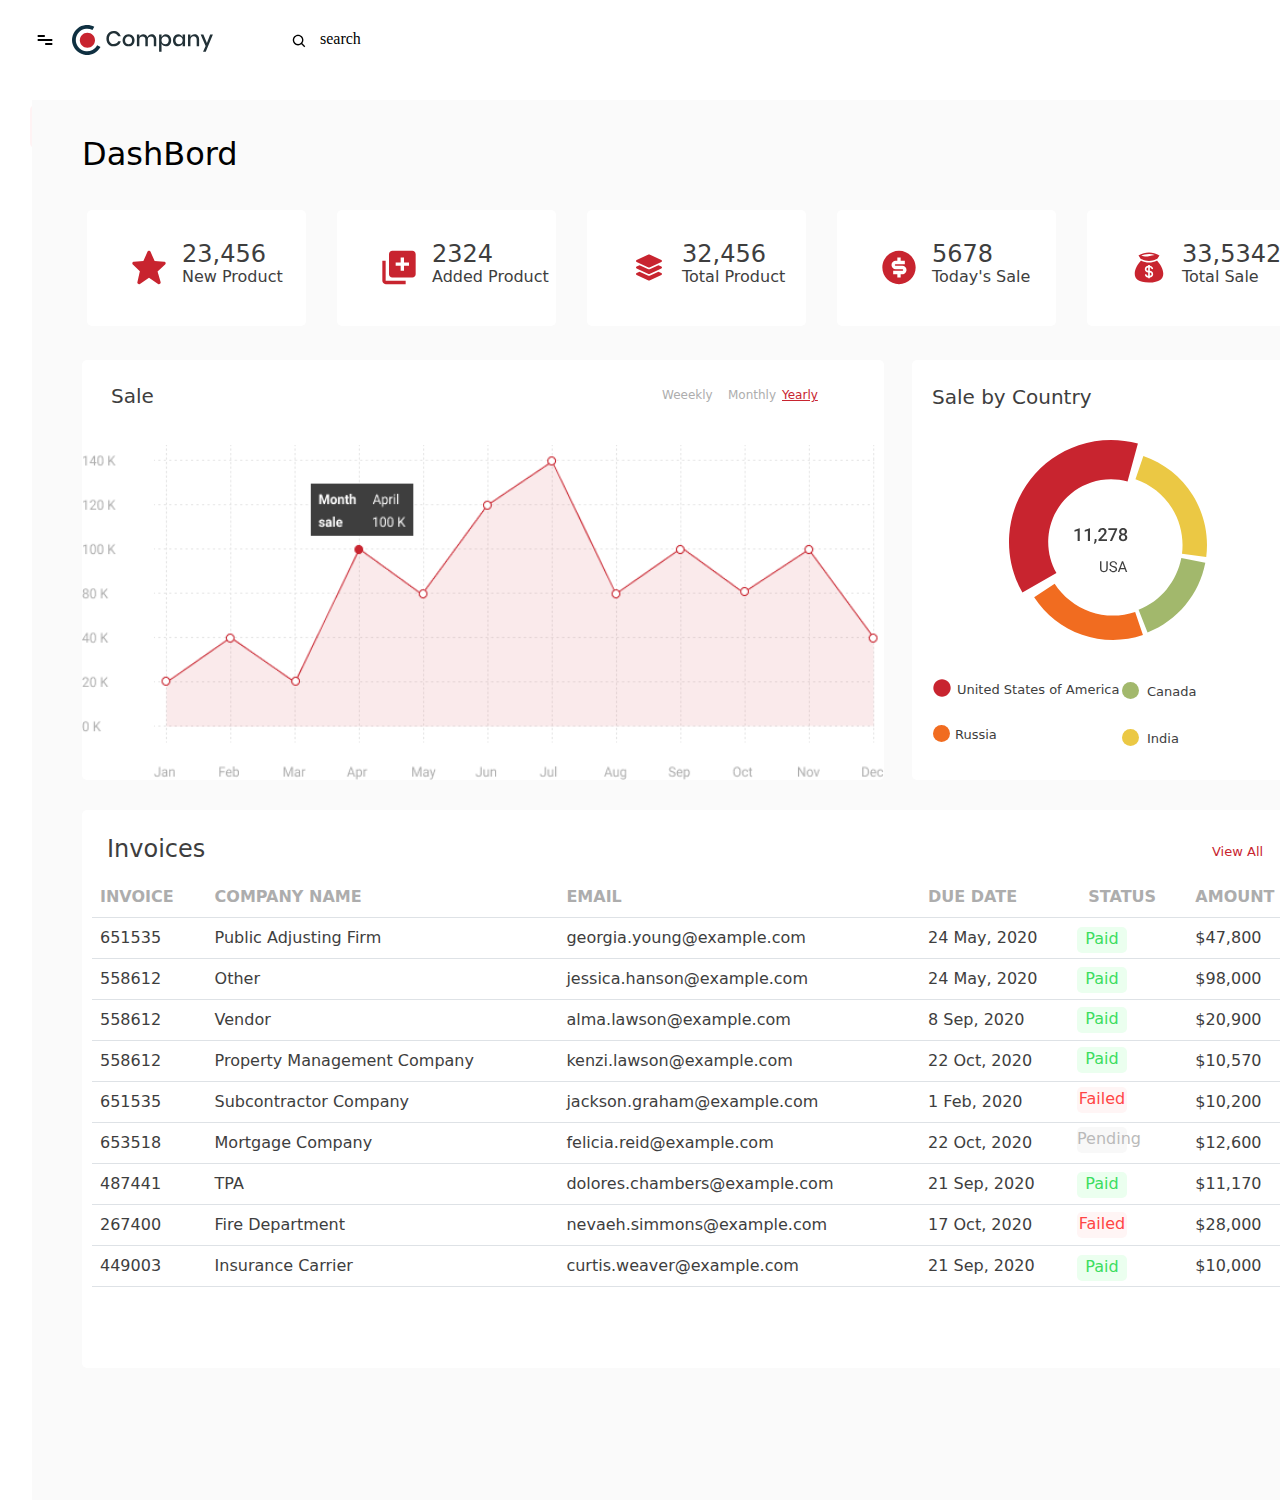
<file: dashboard.html>
<!DOCTYPE html>
<htm>
    <head>
        <meta http-equiv="content-Type" content="text/html;charset=utf-8">
    <title>DashBoard</title>
    <link rel="stylesheet" href="css/bootstrap.min.css">
    <link rel="stylesheet" href="css/dashboard.css" >
    </head>
    <body>
        <div class="container">
            <div class="menu">
                <img src="images/menu-bar.svg" id="menu-bar">
                <img src="images/header-logo.svg" id="logo">
                <img src="images/search-icon.svg" id="search">
                <p id="sea">search</p>
                <img src="images/notification-icon.svg" id="notification">
                <img src="images/profile.png" id="profile">
                <p id="name">Josh Doe</p>
                <img src="images/downward-arrow.svg" id="downward">
            </div>
            <div class="main">
                <div class="sidebar">
                    <div class="first"></div>
                    <div><img src="images/dashboard-active.svg" id="dashboard">
                        <p id="pera1">Dashboard</p></div>
                    <div class="secound"><img src="images/graph-default.svg" id="graph">
                        <p id="pera2">Analysis</p></div>
                    <div class="third"><img src="images/inbox-default.svg" id="inbox">
                        <p id="pera3">Inbox</p></div>
                    <div class="forth"><img src="images/clock-default.svg" id="clock">
                        <p id="history">History</p></div>
                    <div class="fifth"><img src="images/user-default.svg" id="user">
                        <p id="pera4">Users</p></div>
                    <div class="six"><img src="images/maintenance-default.svg" id="maintenance">
                        <p id="pera5">Maintenance</p></div>
                    <div class="seven"><img src="images/setting-default.svg" id="setting">
                        <p id="pera6">Setting</p></div>
                </div>
                <div class="containt">
                    <div><h2 id="bord">DashBord</h2></div>
                    <div class="product">
                        <img src="images/star.svg" class="plogos">
                        <h4 class="num1">23,456</h4>
                        <p class="p1">New&nbsp;Product</p>
                    </div>
                    <div class="product1">
                        <img src="images/new-product.svg" class="plogos">
                        <h4 class="num1">2324</h4>
                        <p class="p1">Added&nbsp;Product</p>
                    </div>
                    <div class="product2">
                        <img src="images/total-product.svg" class="plogos">
                        <h4 class="num1">32,456</h4>
                        <p class="p1">Total&nbsp;Product</p>
                    </div>
                    <div class="product3">
                        <img src="images/dollar-filled.svg" class="plogos">
                        <h4 class="num1">5678</h4>
                        <p class="p1">Today's&nbsp;Sale</p>
                    </div>
                    <div class="product4">
                        <img src="images/money-bag.svg" class="plogos">
                        <h4 class="num1">33,5342</h4>
                        <p class="p1">Total&nbsp;Sale</p>
                    </div>
                    <div class="main2">
                        <div>
                            <h5 id="sale">Sale</h5>
                            <P id="week">Weeekly&nbsp;&nbsp;&nbsp;&nbsp;Monthly</P>
                            <a href="" id="yearly">Yearly</a>
                        </div>
                    </div>
                    <div class="datagraph">
                        <img src="images/data-graph.png" id="graph2">
                    </div>
                    <div class="main3">
                        <div>
                            <h5 id="country">Sale by Country</h5>
                        </div>
                        <div>
                            <img src="images/pie-chart.svg" id="pie">
                        </div>
                        <div>
                            <img src="images/radio-checked-icon.svg" id="radio1">
                            <p id="usa">United&nbsp;States&nbsp;of&nbsp;America</p>
                            <div class="orange"><p id="russia">Russia</p></div>
                            <div class="green"><p id="canada">Canada</p></div>
                            <div class="yellow"><p id="india">India</p></div>
                        </div>
                    </div>
                    <div class="main4">
                        <div>
                            <h4 id="invoices">Invoices</h4>
                            <p id="view">View&nbsp;All</p>
                        </div>
                        <div>
                            <table class="table">
                                <tr>
                                    <th>INVOICE</th>
                                    <th>COMPANY NAME</th>
                                    <th>EMAIL</th>
                                    <th>DUE DATE</th>
                                    <th>STATUS</th>
                                    <th>AMOUNT</th>
                                </tr>
                                <tr>
                                    <td>651535</td>
                                    <td>Public Adjusting Firm</td>
                                    <td>georgia.young@example.com</td>
                                    <td>24 May, 2020</td>
                                    <div class="bggreen" id="paid">Paid</div>
                                    <td></td>
                                    <td>$47,800</td>
                                </tr>
                                <tr>
                                    <td>558612</td>
                                    <td>Other</td>
                                    <td>jessica.hanson@example.com</td>
                                    <td>24 May, 2020</td>
                                    <div class="bggreen1" id="paid">Paid</div>
                                    <td></td>
                                    <td>$98,000</td>
                                </tr>
                                <tr>
                                    <td>558612</td>
                                    <td>Vendor</td>
                                    <td>alma.lawson@example.com</td>
                                    <td>8 Sep, 2020</td>
                                    <div class="bggreen2" id="paid">Paid</div>
                                    <td></td>
                                    <td>$20,900</td>
                                </tr>
                                <tr>
                                    <td>558612</td>
                                    <td>Property Management Company</td>
                                    <td>kenzi.lawson@example.com</td>
                                    <td>22 Oct, 2020</td>
                                    <div class="bggreen3" id="paid">Paid</div>
                                    <td></td>
                                    <td>$10,570</td>
                                </tr>
                                <tr>
                                    <td>651535</td>
                                    <td>Subcontractor Company</td>
                                    <td>jackson.graham@example.com</td>
                                    <td>1 Feb, 2020</td>
                                    <div class="bgred" id="failed">Failed</div>
                                    <td></td>
                                    <td>$10,200</td>
                                </tr>
                                <tr>
                                    <td>653518</td>
                                    <td>Mortgage Company</td>
                                    <td>felicia.reid@example.com</td>
                                    <td>22 Oct, 2020</td>
                                    <div class="bgpending" id="pending">Pending</div>
                                    <td></td>
                                    <td>$12,600</td>
                                </tr>
                                <tr>
                                    <td>487441</td>
                                    <td>TPA</td>
                                    <td>dolores.chambers@example.com</td>
                                    <td>21 Sep, 2020</td>
                                    <div class="bggreen4" id="paid">Paid</div>
                                    <td></td>
                                    <td>$11,170</td>
                                </tr>
                                <tr>
                                    <td>267400</td>
                                    <td>Fire Department</td>
                                    <td>nevaeh.simmons@example.com</td>
                                    <td>17 Oct, 2020</td>
                                    <div class="bgred1" id="failed">Failed</div>
                                    <td></td>
                                    <td>$28,000</td>
                                </tr>
                                <tr>
                                    <td>449003</td>
                                    <td>Insurance Carrier</td>
                                    <td>curtis.weaver@example.com</td>
                                    <td>21 Sep, 2020</td>
                                    <div class="bggreen5" id="paid">Paid</div>
                                    <td></td>
                                    <td>$10,000</td>
                                </tr>
                            </table>
                        </div>
                    </div>
                </div>
            </div>
        </div>
    </body>
</htm>
</file>
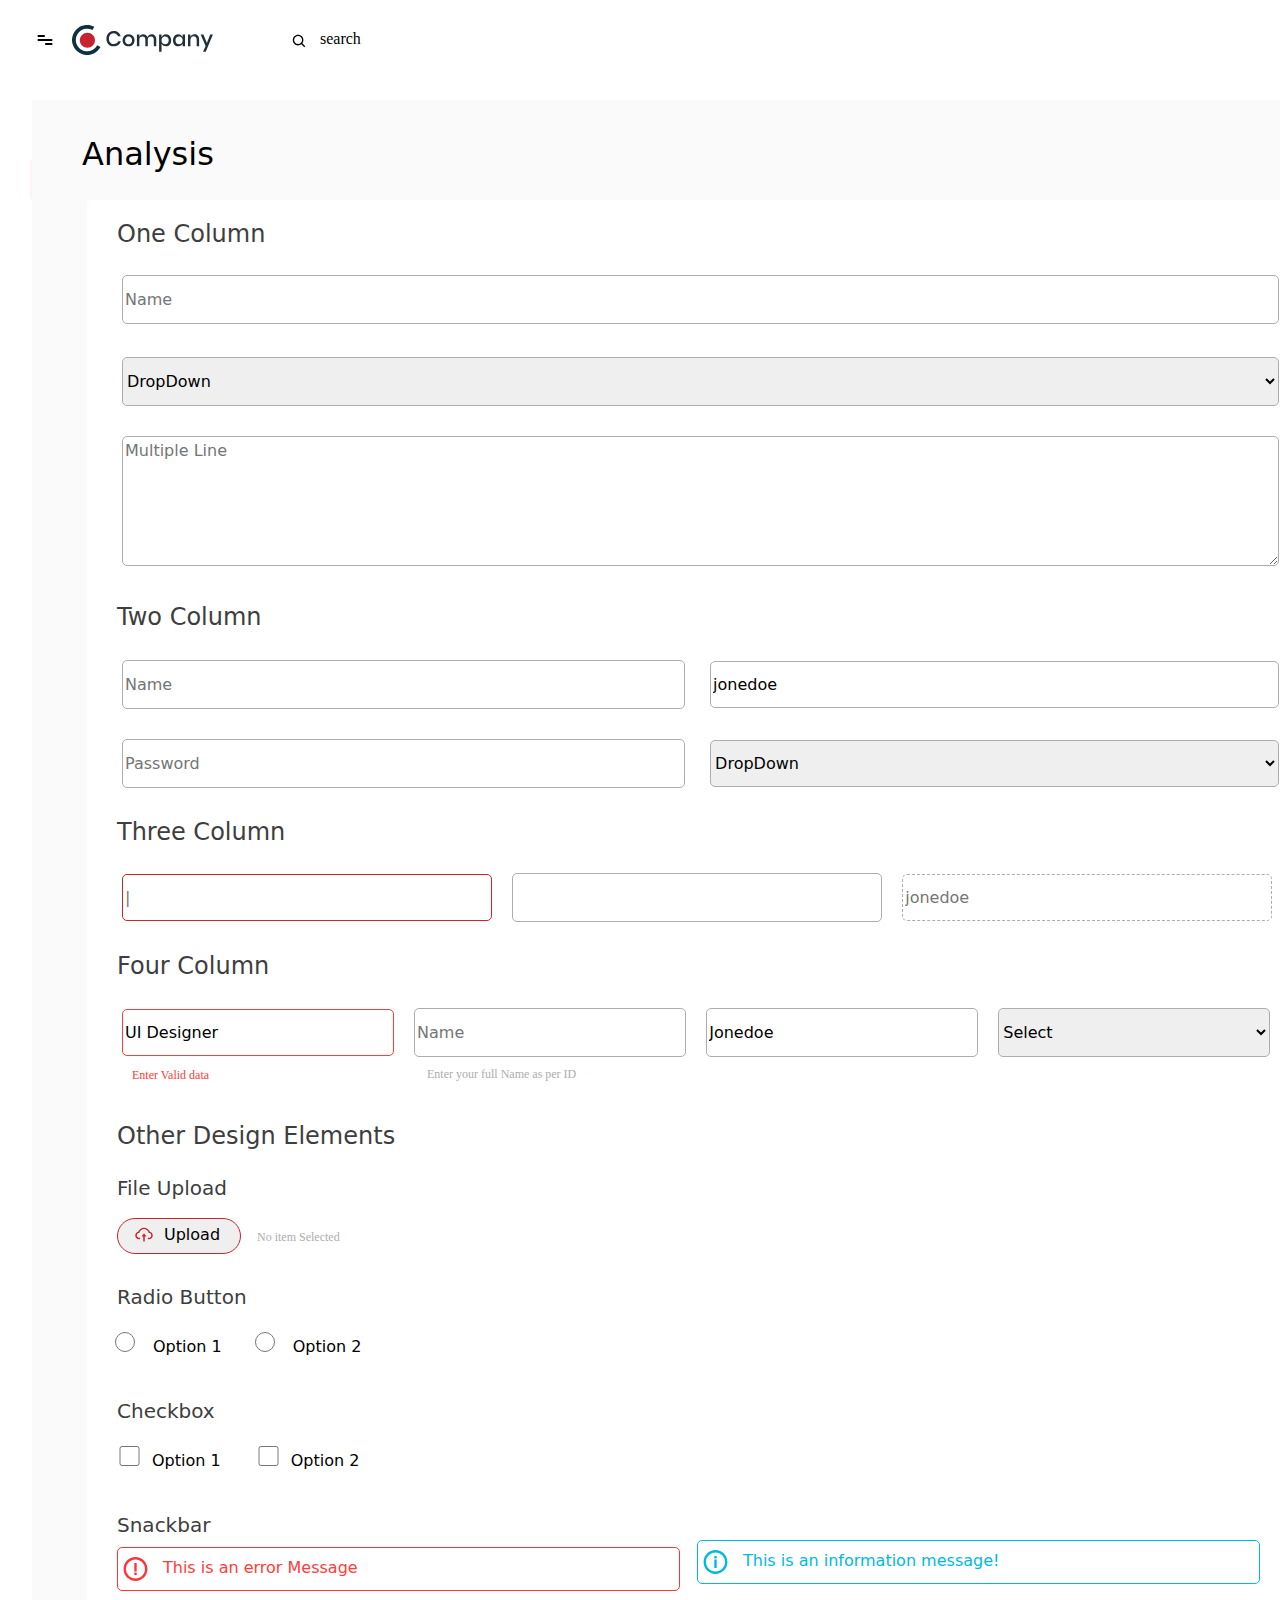
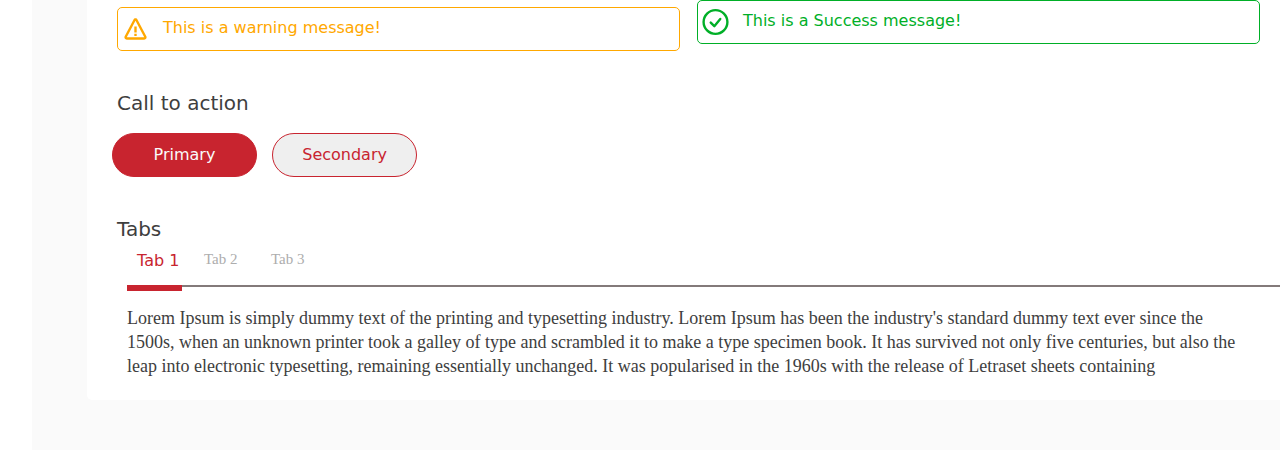
<file: innerpage.html>
<!DOCTYPE html>
<htm>
    <head>
        <meta http-equiv="content-Type" content="text/html;charset=utf-8">
    <title>InnerPage</title>
    <link rel="stylesheet" href="css/bootstrap.min.css">
    <link rel="stylesheet" href="css/innerpage.css" >
    </head>
    <body>
        <div class="container">
            <div class="menu">
                <img src="images/menu-bar.svg" id="menu-bar">
                <img src="images/header-logo.svg" id="logo">
                <img src="images/search-icon.svg" id="search">
                <p id="sea">search</p>
                <img src="images/notification-icon.svg" id="notification">
                <img src="images/profile.png" id="profile">
                <p id="name">Josh Doe</p>
                <img src="images/downward-arrow.svg" id="downward">
            </div>
            <div class="main">
                <div class="sidebar">
                    <div class="first"><img src="images/dashboard-default.svg" id="dashboard">
                        <p id="pera1">Dashboard</p></div>
                    <div class="secound">
                        <img src="images/graph-active.svg" id="graph">
                        <p id="pera2">Analysis</p></div>
                    <div class="third"><img src="images/inbox-default.svg" id="inbox">
                        <p id="pera3">Inbox</p></div>
                    <div class="forth"><img src="images/clock-default.svg" id="clock">
                        <p id="history">History</p></div>
                    <div class="fifth"><img src="images/user-default.svg" id="user">
                        <p id="pera4">Users</p></div>
                    <div class="six"><img src="images/maintenance-default.svg" id="maintenance">
                        <p id="pera5">Maintenance</p></div>
                    <div class="seven"><img src="images/setting-default.svg" id="setting">
                        <p id="pera6">Setting</p></div>
                    <div class="main2">
                        <div id="analysis"><h2>Analysis</h2></div>
                    <div class="main3">
                        <div>
                            <h4 id="one">One Column</h4>
                            <input type="text" placeholder="Name" id="name2">
                            <select id="select">
                                <option value="" disabled selected hidden>DropDown</option>
                            </select>
                            <textarea id="textarea" placeholder="Multiple Line"></textarea>
                        </div>
                        <div>
                            <h4 id="two">Two Column</h4>
                            <input type="text" placeholder="Name" id="name3">
                            <input type="text" value="jonedoe" id="name4">
                            <input type="text" placeholder="Password" id="name5">
                            <select id="select2">
                                <option value="" disabled selected hidden>DropDown</option>
                            </select>
                        </div>
                        <div>
                            <h4 id="three">Three Column</h4>
                            <input type="text" id="name6" placeholder="|">
                            <input type="password" id="name7" >
                            <input type="text" id="name8" placeholder="jonedoe">
                        </div>
                        <div>
                            <h4 id="four">Four Column</h4>
                            <input type="text" value="UI Designer" id="name9">
                            <input type="text" placeholder="Name" id="name10">
                            <input type="text" value="Jonedoe" id="name11">
                            <select id="select3">
                                <option value="" disabled selected hidden>Select</option>
                            </select>
                            <br>
                            <p id="valid">Enter Valid data</p>
                            <p id="fullname">Enter your full Name as per ID</p>
                        </div>
                        <div>
                            <h4 id="other">Other Design Elements</h4>
                            <h5 id="file">File Upload</h5>
                            <button id="btn">
                                <img src="images/cloud-upload-icon.svg" id="upload"><span id="up">Upload</span>
                            </button>
                            <p id="item">No item Selected</p>
                        </div>
                        <div>
                            <h5 id="radio">Radio Button</h5>
                             <input type="radio" id="option" value="Option 1"><span id="op">Option 1</span>  
                             <input type="radio" id="option" value="Option 2"><span id="op">Option 2</span>  
                        </div>
                        <div>
                            <h5 id="checkbox">Checkbox </h5>
                             <input type="checkbox" id="chek"><span id="op">Option 1</span> 
                             <input type="checkbox" id="chek"><span id="op">Option 2</span> 
                        </div>
                        <div>
                            <h5 id="snackbar">Snackbar</h5>
                            <p id="error"><img src="images/error-icon.svg" id="icon"><span id="mes1">This is an error Message</span></p>
                            <p id="warning"><img src="images/warning-icon.svg" id="icon"><span id="mes2">This is a warning message!</span></p>
                            <p id="information"><img src="images/info-icon.svg" id="icon"><span id="mes3">This is an information message!</span></p>
                            <p id="success"><img src="images/success-icon.svg" id="icon"><span id="mes4">This is a Success message!</span></p>
                        </div>
                        <div>
                            <h5 id="action">Call to action</h5>
                            <button id="primary"><span id="pri">Primary</span></button>
                            <button id="secondary"><span id="seco">Secondary</span></button>
                        </div>
                        <div>
                            <h5 id="tab">Tabs</h5>
                            <div class="tabs">
                                <p id="tab1">Tab&nbsp;1</p>
                                <p id="tab2">Tab&nbsp;2</p>
                                <p id="tab3">Tab&nbsp;3</p>
                            </div>
                            <div id="line1">
                                <div id="underline"></div>
                                <div id="line"></div>
                            </div>
                            <div>
                                <p id="loram">Lorem Ipsum is simply dummy text of the printing and typesetting industry. Lorem Ipsum has been the industry's standard dummy text ever since the 1500s, when an unknown printer took a galley of type and scrambled it to make a type specimen book. It has survived not only five centuries, but also the leap into electronic typesetting, remaining essentially unchanged. It was popularised in the 1960s with the release of Letraset sheets containing</p>
                            </div>
                      <div>
                      </div>
                    </div>
                         </div>
                    </div>
                </div>
            </div>
            </div>
        </div>
    </body>
</htm>
</file>
<file: css/dashboard.css>
.container{
    border: 1;
    color: antiquewhite;
}
#menu-bar{
    top: 25px;
    left: 35px;
    width: 20px;
    height: 30px;
    position: absolute;
}
#logo{
    top: 25px;
    left: 72px;
    width: 142px;
    height: 30px;
    position: absolute;
}
#search{
    top: 32px;
    left: 291px;
    width: 16px;
    height: 18px;
    position: absolute;
    background-color: #FFFFFF;
}
#sea{
    top: 28px;
    left: 320px;
    width: 16px;
    height: 18px;
    position: absolute;
    font: normal normal normal 16px/21px Roboto;
    color: #000000;
    opacity: 1;
}
#notification{
    top: 28px;
    left: 1294px;
    width: 22px;
    height: 21px;
    position: absolute;
    background-color: #FFFFFF;
}
#profile{
    top: 18px;
    left: 1368px;
    width: 44px;
    height: 44px;
    position: absolute;
    background-color: #FFFFFF;
}
#name{
    top: 28px;
    left: 1424px;
    width: 68px;
    height: 21px;
    position: absolute;
    color: #000000;
}
#downward{
    top: 00px;
    left: 1507px;
    width: 20px;
    height: 80px;
    position: absolute;
    background-color: #FFFFFF;
}
.first{
    top: 105px;
left: 30px;
width: 183px;
height: 43px;
background: #FFF3F4 0% 0% no-repeat padding-box;
border-radius: 5px;
position: absolute;
}
#dashboard
{
    top: 119px;
    left: 48px;
    width: 20px;
    height: 20px;
    position: absolute;
    background: #FFF3F4;
}
#pera1{
    top: 115px;
    left: 80px;
    width: 78px;
    height: 21px;
    position: absolute;
    color: red;
    background: #FFF3F4;
}
#graph{
    top: 171px;
left: 46px;
width: 19px;
height: 18px;

position: absolute;
}
#pera2{
    top: 165px;
    left: 80px;
    width: 183px;
    height: 43px;
    border-radius: 5px;
    opacity: 1;
    position: absolute;
    color: #000000;
}
#inbox{
    top: 220px;
left: 48px;
width: 20px;
height: 20px;
position: absolute;
}
#pera3{
    top: 218px;
left: 80px;
width: 39px;
height: 21px;
text-align: left;
font: normal normal normal 16px/21px Roboto;
letter-spacing: 0px;
color: #3E3E3E;
opacity: 1;
position: absolute;
}
#clock{
    top: 270px;
    left: 47px;
    width: 20px;
    height: 20px;
    position: absolute;
}
#history{
    top: 269px;
    left: 80px;
    width: 51px;
    height: 21px;
    color: #3E3E3E;
    font: normal normal normal 16px/21px Roboto;
    position: absolute;
}
#user{
    top: 320px;
    left: 51px;
    width: 15px;
    height: 15px;
    position: absolute;
}
#pera4{
    top: 316px;
    left: 78px;
    width: 41px;
    height: 21px;
    font: normal normal normal 16px/21px Roboto;
    color: #3E3E3E;
    position: absolute;
}
#maintenance{
    top: 367px;
    left: 50px;
    width: 18px;
    height: 18px;
    position: absolute;
}
#pera5{
    top: 365px;
    left: 75px;
    width: 92px;
    height: 21px;
    font: normal normal normal 16px/21px Roboto;
    color: #3E3E3E;
    position: absolute;
}
#setting{
    top: 415px;
    left: 49px;
    width: 17px;
    height: 17px;
    position: absolute;
}
#pera6{
    top: 412px;
    left: 75px;
    width: 50px;
    height: 21px;
    font: normal normal normal 16px/21px Roboto;
    color: #3E3E3E; 
    position: absolute;
}
.containt{
    background-color: #FAFAFA;
    position: absolute;
    width: 1330px;
    height: 1400px;
    margin-top: 100px;
    display: flex;
    margin-left: -50px;
}
#bord{
    top: 35px;
    left: 50px;
    width: 146px;
    height: 39px;
    color: #000000;
    position: absolute;

}
.product{
    top: 110px;
    left: 55px;
    width: 219px;
    height: 116px;
    background: #FFFFFF 0% 0% no-repeat padding-box;
    border-radius: 5px;
    position: absolute;
}
.product1{
    top: 110px;
    left: 305px;
    width: 219px;
    height: 116px;
    background: #FFFFFF 0% 0% no-repeat padding-box;
    border-radius: 5px;
    position: absolute;
}
.product2{
    top: 110px;
    left: 555px;
    width: 219px;
    height: 116px;
    background: #FFFFFF 0% 0% no-repeat padding-box;
    border-radius: 5px;
    position: absolute;
}
.product3{
    top: 110px;
    left: 805px;
    width: 219px;
    height: 116px;
    background: #FFFFFF 0% 0% no-repeat padding-box;
    border-radius: 5px;
    position: absolute;
}
.product4{
    top: 110px;
    left: 1055px;
    width: 219px;
    height: 116px;
    background: #FFFFFF 0% 0% no-repeat padding-box;
    border-radius: 5px;
    position: absolute;
}
.plogos{
    top: 35px;
    left: 42px;
    width: 40px;
    height: 45px;
    position: absolute;
    
}
.num1{
    top: 30px;
    left: 95px;
    width: 33px;
    height: 33px;
    color: #3E3E3E;
    position: absolute;
}
.p1{
    top: 55px;
    left: 95px;
    width: 25px;
    height: 25px;
    color: #3E3E3E;
    position: absolute;
}
#graph2{
    top: 345px;
    left: 50px;
    width: 802px;
    height: 335px;
    background: #FFFFFF;
    border-radius: 5px;
    position: absolute;
}
.main2{
    top: 260px;
    left: 50px;
    width: 802px;
    height: 400px;
    background-color: #FFFFFF;
    border-radius: 5px;
    position: absolute;
}
#sale{
    color: #3E3E3E;
    margin-left: 29px;
    margin-top: 24PX;
}
#week{
    color: #ADADAD;
    margin-left: 580px;
    margin-top: -30px;
    font-size: 12px;
}
#yearly{
    margin-left: 700px;
    position: absolute;
    font-size: 12px;
    color: #C8242F;
    margin-top: -34px;
}
.main3{
    top: 260px;
left: 880px;
width: 390px;
height: 420px;
position: absolute;
background: #FFFFFF 0% 0% no-repeat padding-box;
border-radius: 5px;
}
#country{
    margin-top: 25px;
    margin-left: 20px;
    color: #3E3E3E;
}
#pie{
    margin-top: 5px;
    margin-left: 78px;
}
#radio1{
    margin-left: 10px;
    width: 40px;
    height: 40px;
}
#usa{
   margin-left: 45px;
   margin-top: -28px;
    width: 166px;
    height: 20px;
    color: #3E3E3E;
    font-size: 13px;
}
.orange{
    margin-top: 25px;
    margin-left: 21px;
    width: 17px;
    height: 17px;
    border-radius: 50%;
    background: #F16C20 0% 0% no-repeat padding-box;
}
#russia{
    margin-left: 22px;
     color: #3E3E3E;
     font-size: 13px;
     margin-top: 00px;
}
.green{
   margin-left: 210px;
   margin-top: -60px;
    width: 17px;
    height: 17px;
    border-radius: 50%;
    background: #A2B86C 0% 0% no-repeat padding-box;
}
#canada{
    color: #3E3E3E;
     font-size: 13px;
     margin-left: 25px;
}
.yellow{
    margin-left: 210px;
    margin-top: 30px;
    width: 17px;
    height: 17px;
    border-radius: 50%;
    background: #EBC844 0% 0% no-repeat padding-box;
}
#india{
    color: #3E3E3E;
     font-size: 13px;
     margin-left: 25px;
}
.main4{
    top: 710px;
    left: 50px;
    width: 1217px;
    height: 558px;
    background: #FFFFFF;
    border-radius: 5px;
    position: absolute;
}
#invoices{
    margin-top: 25px;
    margin-left: 25px;
    color: #3E3E3E;
}
#view{
    color: #C8242F;
    margin-top: -30px;
    font-size: 13px;
    margin-left: 1130px;
}
.table{
    margin: 10px;
    width: 100%;
    
}
.table th{
    color: #ADADAD;
}
.table td{
    color: #3E3E3E;
}
.bggreen{
 margin-left: 995px;
 margin-top: 50px;
width: 50px;
height: 26px;
position: absolute;
background: #EBFFEF 0% 0% no-repeat padding-box;
border-radius: 5px;
}
.bggreen1{
    margin-left: 995px;
    margin-top: 90px;
   width: 50px;
   height: 26px;
   position: absolute;
   background: #EBFFEF 0% 0% no-repeat padding-box;
   border-radius: 5px;
}
.bggreen2{
    margin-left: 995px;
    margin-top: 130px;
   width: 50px;
   height: 26px;
   position: absolute;
   background: #EBFFEF 0% 0% no-repeat padding-box;
   border-radius: 5px;
}
.bggreen3{
    margin-left: 995px;
    margin-top: 170px;
   width: 50px;
   height: 26px;
   position: absolute;
   background: #EBFFEF 0% 0% no-repeat padding-box;
   border-radius: 5px;
}
.bggreen4{
    margin-left: 995px;
    margin-top: 295px;
   width: 50px;
   height: 26px;
   position: absolute;
   background: #EBFFEF 0% 0% no-repeat padding-box;
   border-radius: 5px;
}
.bggreen5{
    margin-left: 995px;
    margin-top: 378px;
   width: 50px;
   height: 26px;
   position: absolute;
   background: #EBFFEF 0% 0% no-repeat padding-box;
   border-radius: 5px;
}
#paid{
 color: #3CDD5F;
 text-align: center;
}
.bgred{
    margin-left: 995px;
    margin-top: 210px;
   width: 50px;
   height: 26px;
   position: absolute;
   background: #FFF5F5 0% 0% no-repeat padding-box;
   border-radius: 5px;
}
.bgred1{
    margin-left: 995px;
    margin-top: 335px;
   width: 50px;
   height: 26px;
   position: absolute;
   background: #FFF5F5 0% 0% no-repeat padding-box;
   border-radius: 5px;
}
#failed{
    color: #FF4545;
    text-align: center;
}
.bgpending{
    margin-left: 995px;
    margin-top: 250px;
   width: 50px;
   height: 26px;
   position: absolute;
   background: #F8F8F8 0% 0% no-repeat padding-box;
   border-radius: 5px;
}
#pending{
    color: #BABABA;
    text-align: center;
}
</file>
<file: css/innerpage.css>
.container{
    border: 1;
    color: antiquewhite;
}
#menu-bar{
    top: 25px;
    left: 35px;
    width: 20px;
    height: 30px;
    position: absolute;
}
#logo{
    top: 25px;
    left: 72px;
    width: 142px;
    height: 30px;
    position: absolute;
}
#search{
    top: 32px;
    left: 291px;
    width: 16px;
    height: 18px;
    position: absolute;
    background-color: #FFFFFF;
}
#sea{
    top: 28px;
    left: 320px;
    width: 16px;
    height: 18px;
    position: absolute;
    font: normal normal normal 16px/21px Roboto;
    color: #000000;
    opacity: 1;
}
#notification{
    top: 28px;
    left: 1294px;
    width: 22px;
    height: 21px;
    position: absolute;
    background-color: #FFFFFF;
}
#profile{
    top: 18px;
    left: 1368px;
    width: 44px;
    height: 44px;
    position: absolute;
    background-color: #FFFFFF;
}
#name{
    top: 28px;
    left: 1424px;
    width: 68px;
    height: 21px;
    position: absolute;
    color: #000000;
}
#downward{
    top: 00px;
    left: 1507px;
    width: 20px;
    height: 80px;
    position: absolute;
    background-color: #FFFFFF;
}
#dashboard
{
    top: 119px;
    left: 48px;
    width: 20px;
    height: 20px;
    position: absolute;
}
#pera1{
    top: 119px;
    left: 80px;
    width: 78px;
    height: 21px;
    position: absolute;
    color: #000000;
}
#inbox{
    top: 220px;
left: 48px;
width: 20px;
height: 20px;
position: absolute;
}
#pera3{
    top: 218px;
left: 80px;
width: 39px;
height: 21px;
text-align: left;
font: normal normal normal 16px/21px Roboto;
letter-spacing: 0px;
color: #3E3E3E;
opacity: 1;
position: absolute;
}
#clock{
    top: 270px;
    left: 47px;
    width: 20px;
    height: 20px;
    position: absolute;
}
#history{
    top: 269px;
    left: 80px;
    width: 51px;
    height: 21px;
    color: #3E3E3E;
    font: normal normal normal 16px/21px Roboto;
    position: absolute;
}
#user{
    top: 320px;
    left: 51px;
    width: 15px;
    height: 15px;
    position: absolute;
}
#pera4{
    top: 316px;
    left: 78px;
    width: 41px;
    height: 21px;
    font: normal normal normal 16px/21px Roboto;
    color: #3E3E3E;
    position: absolute;
}
#maintenance{
    top: 367px;
    left: 50px;
    width: 18px;
    height: 18px;
    position: absolute;
}
#pera5{
    top: 365px;
    left: 75px;
    width: 92px;
    height: 21px;
    font: normal normal normal 16px/21px Roboto;
    color: #3E3E3E;
    position: absolute;
}
#setting{
    top: 415px;
    left: 49px;
    width: 17px;
    height: 17px;
    position: absolute;
}
#pera6{
    top: 412px;
    left: 75px;
    width: 50px;
    height: 21px;
    font: normal normal normal 16px/21px Roboto;
    color: #3E3E3E; 
    position: absolute;
}
.secound{
    top: 158px;
left: 30px;
width: 183px;
height: 43px;

background: #FFF3F4 0% 0% no-repeat padding-box;
border-radius: 5px;
position: absolute;
}
#graph{
 margin-top: 15px;
 margin-left: 20px;
width: 19px;
height: 18px;
}
#pera2{
    margin-top: -20px;
    margin-left: 50px;
width: 60px;
height: 21px;
text-align: left;
font: normal normal normal 16px/21px Roboto;
letter-spacing: 0px;
color: #C8242F;
}

.main2{
    background-color: #FAFAFA;
    position: absolute;
    width: 1330px;
    height: 1950px;
    margin-top: 100px;
    display: flex;
    margin-left: -50px;
}
#analysis{
    top: 35px;
    left: 50px;
    width: 146px;
    height: 39px;
    color: #000000;
    position: absolute;
}
.main3{
    top: 100px;
    left: 55px;
    width: 1218px;
    height: 1800px;
    background: #FFFFFF 0% 0% no-repeat padding-box;
    border-radius: 5px;
    position: absolute;
}
#one{
    margin-top: 20px;
    margin-left: 30px;
color: #3E3E3E;
}
#name2{
    top: 75px;
    left: 35px;
    width: 1157px;
    height: 49px;
    border: 1px solid #ADADAD;
    border-radius: 5px;
    position: absolute;
}
#select{
    margin-top: 100px;
    margin-left: 35px;
    width: 1157px;
    height: 49px;
    border: 1px solid #ADADAD;
    border-radius: 5px;
}
#textarea{
    margin-top: 30px;
    margin-left: 35px;
width: 1157px;
height: 130px;
border: 1px solid #ADADAD;
border-radius: 5px;
}
#two{
    margin-top: 30px;
    margin-left: 30px;
color: #3E3E3E;  
}
#name3{
   margin-top: 20px;
   margin-left: 35px;
    width: 563px;
    height: 49px;
    border: 1px solid #ADADAD;
    border-radius: 5px;
    opacity: 1;
}
#name4{
    margin-left: 20px;
width: 569px;
height: 47px; 
border: 1px solid #ADADAD;
border-radius: 5px;
}
#name5{
    margin-top: 30px;
   margin-left: 35px;
    width: 563px;
    height: 49px;
    border: 1px solid #ADADAD;
    border-radius: 5px;
    opacity: 1;
}
#select2{
    margin-left: 20px;
    width: 569px;
    height: 47px; 
    border: 1px solid #ADADAD;
    border-radius: 5px;
}
#three{
    margin-top: 30px;
    margin-left: 30px;
color: #3E3E3E;  
}
#name6{
    margin-top: 20px;
    margin-left: 35px;
    width: 370px;
    height: 47px;
    border: 1px solid #C8242F;
    border-radius: 5px;
}
#name7{
    width: 370px;
    height: 49px;
    margin-left: 15px;
    border: 1px solid #ADADAD;
    border-radius: 5px;
}
#name8{
    margin-left: 15px;
    width: 370px;
    height: 47px;
    border: 1px dashed #ADADAD;
    border-radius: 5px;
}   
#four{
    margin-top: 30px;
    margin-left: 30px;
color: #3E3E3E; 
}
#name9{
    margin-top: 20px;
    margin-left: 35px;
    width: 272px;
    height: 47px;
    border: 1px solid #FF3C3C;
    border-radius: 5px;
}

#name10{
   margin-left: 15px;
    width: 272px;
    height: 49px;
    border: 1px solid #ADADAD;
    border-radius: 5px;
}
#name11{
    margin-left: 15px;
    width: 272px;
    height: 49px;
    border: 1px solid #ADADAD;
    border-radius: 5px;
}
#select3{
    margin-left: 15px;
    width: 272px;
    height: 49px;
    border: 1px solid #ADADAD;
    border-radius: 5px;
}
#valid{
    margin-left: 45px;
    margin-top: 10px;
    width: 84px;
    height: 16px;
    font: normal normal normal 12px/16px Roboto;
    color:#FF3B3B;
}
#fullname{
    margin-left: 340px;
    margin-top: -33px;
    width: 158px;
    height: 16px;
    font: normal normal normal 12px/16px Roboto;
    color: #ADADAD;
}
#other{
    margin-top: 40px;
    margin-left: 30px;
    color: #3E3E3E; 
}
#file{
    margin-top: 25px;
    margin-left: 30px;
    color: #3E3E3E;
}
#btn{
    margin-left: 30px;
    margin-top: 10px;
width: 124px;
height: 36px;
border: 1px solid #C8242F;
border-radius: 18px;
}
#upload{
    display: flex;
    margin-left: 10px;
}
#up{
    display: flex;
    margin-left: 40px;
    margin-top: -22px;
}
#item{
margin-left: 170px;
margin-top: -25px;
width: 91px;
height: 16px;
text-align: left;
font: normal normal normal 12px/16px Roboto;
letter-spacing: 0px;
color: #ADADAD;
}
#radio{
    margin-top: 40px;
    margin-left: 30px;
    color: #3E3E3E;
}
#option{
    margin-top: 15px;
    margin-left: 10px;
    width: 56px;
    height: 20px;
    font: normal normal normal 15px/20px Roboto;
    
}
#checkbox{
    margin-top: 40px;
    margin-left: 30px;
    color: #3E3E3E;
}
#chek{
    margin-top: 15px;
    margin-left: 20px;
    width: 45px;
    height: 20px;
    font: normal normal normal 15px/20px Roboto;
}
#op{
    color: #000000;

}
#snackbar{
    margin-top: 40px;
    margin-left: 30px;
    color: #3E3E3E;
}
#error{
 margin-left: 30px;
 margin-top: 10px;
width: 563px;
height: 44px;
border: 1px solid #FF3535;
border-radius: 5px;
}
#icon{
    height: 30px;
    width: 35px;
    margin-top: 6px;
}
#mes1{
    color: #FF3C3C;
    margin-left: 10px;
    margin-top: 8px;
    position: absolute;
}
#warning
{
   margin-top: 10px;
margin-left: 30px;
width: 563px;
height: 44px;
border: 1px solid #FFA800;
border-radius: 5px;
}
#mes2{
    color: #FFA800;;
    margin-left: 10px;
    margin-top: 8px;
    position: absolute;
}
#information{
    top: 1340px;
    left: 610px;
    width: 563px;
    height: 44px;
    border: 1px solid #00B9E1;
    border-radius: 5px;
    position: absolute;
}
#mes3{
    color:  #00B9E1;
    margin-left: 10px;
    margin-top: 8px;
    position: absolute;
}
#success{
    top: 1400px;
    left: 610px;
    width: 563px;
    height: 44px;
    border: 1px solid #00AF27;
    border-radius: 5px;
    position: absolute;
}
#mes4{
    color: #00AF27;
    margin-left: 10px;
    margin-top: 8px;
    position: absolute;
}
#action{
    margin-top: 40px;
    margin-left: 30px;
    color: #3E3E3E;
}
#primary{
    margin-top: 10px;
    margin-left: 25px;
    width: 145px;
    height: 44px;
    border: 1px solid #C8242F;
    border-radius: 22px;
    background-color: #C8242F;
}
#secondary{
    margin-left: 10px;
    width: 145px;
    height: 44px;
    border: 1px solid #C8242F;
    border-radius: 22px;
}
#pri{
    color: #FAFAFA;
}
#seco{
    color: #C8242F;
}
#tab{
    margin-top: 40px;
    margin-left: 30px;
    color: #3E3E3E;
}
.tabs{
    border-bottom: #ADADAD;
    display: flex;
}
#tab1{
   
   margin-left: 50px;
    width: 37px;
    height: 20px;
    font: normal normal medium 15px/20px Roboto;    
    color: #C8242F;
}
#tab2{
    margin-left: 30px;
    width: 37px;
    height: 20px;
    font: normal normal normal 15px/20px Roboto;
    color: #ADADAD;
}
#tab3{
    margin-left: 30px;
    width: 37px;
    height: 20px;
    text-align: left;
    font: normal normal normal 15px/20px Roboto;
    letter-spacing: 0px;
    color: #ADADAD;
}
#underline{
   margin-left: 40PX;
    width: 55px;
    height: 0px;
    border: 3px solid #C8242F;
}
#line1{
    display: flex;
    width: 1400px;
}
#line{
    margin-left: 00PX;
    width: 1100px;
    height: 0px;
    border: 1px solid #837a7a;
}
#loram{
margin-left: 40px;
margin-top: 15px;
width: 1119px;
height: 68px;
font: normal normal normal 15px/24px Roboto;
color: #3E3E3E;
font-size: 18px;
}
</file>
